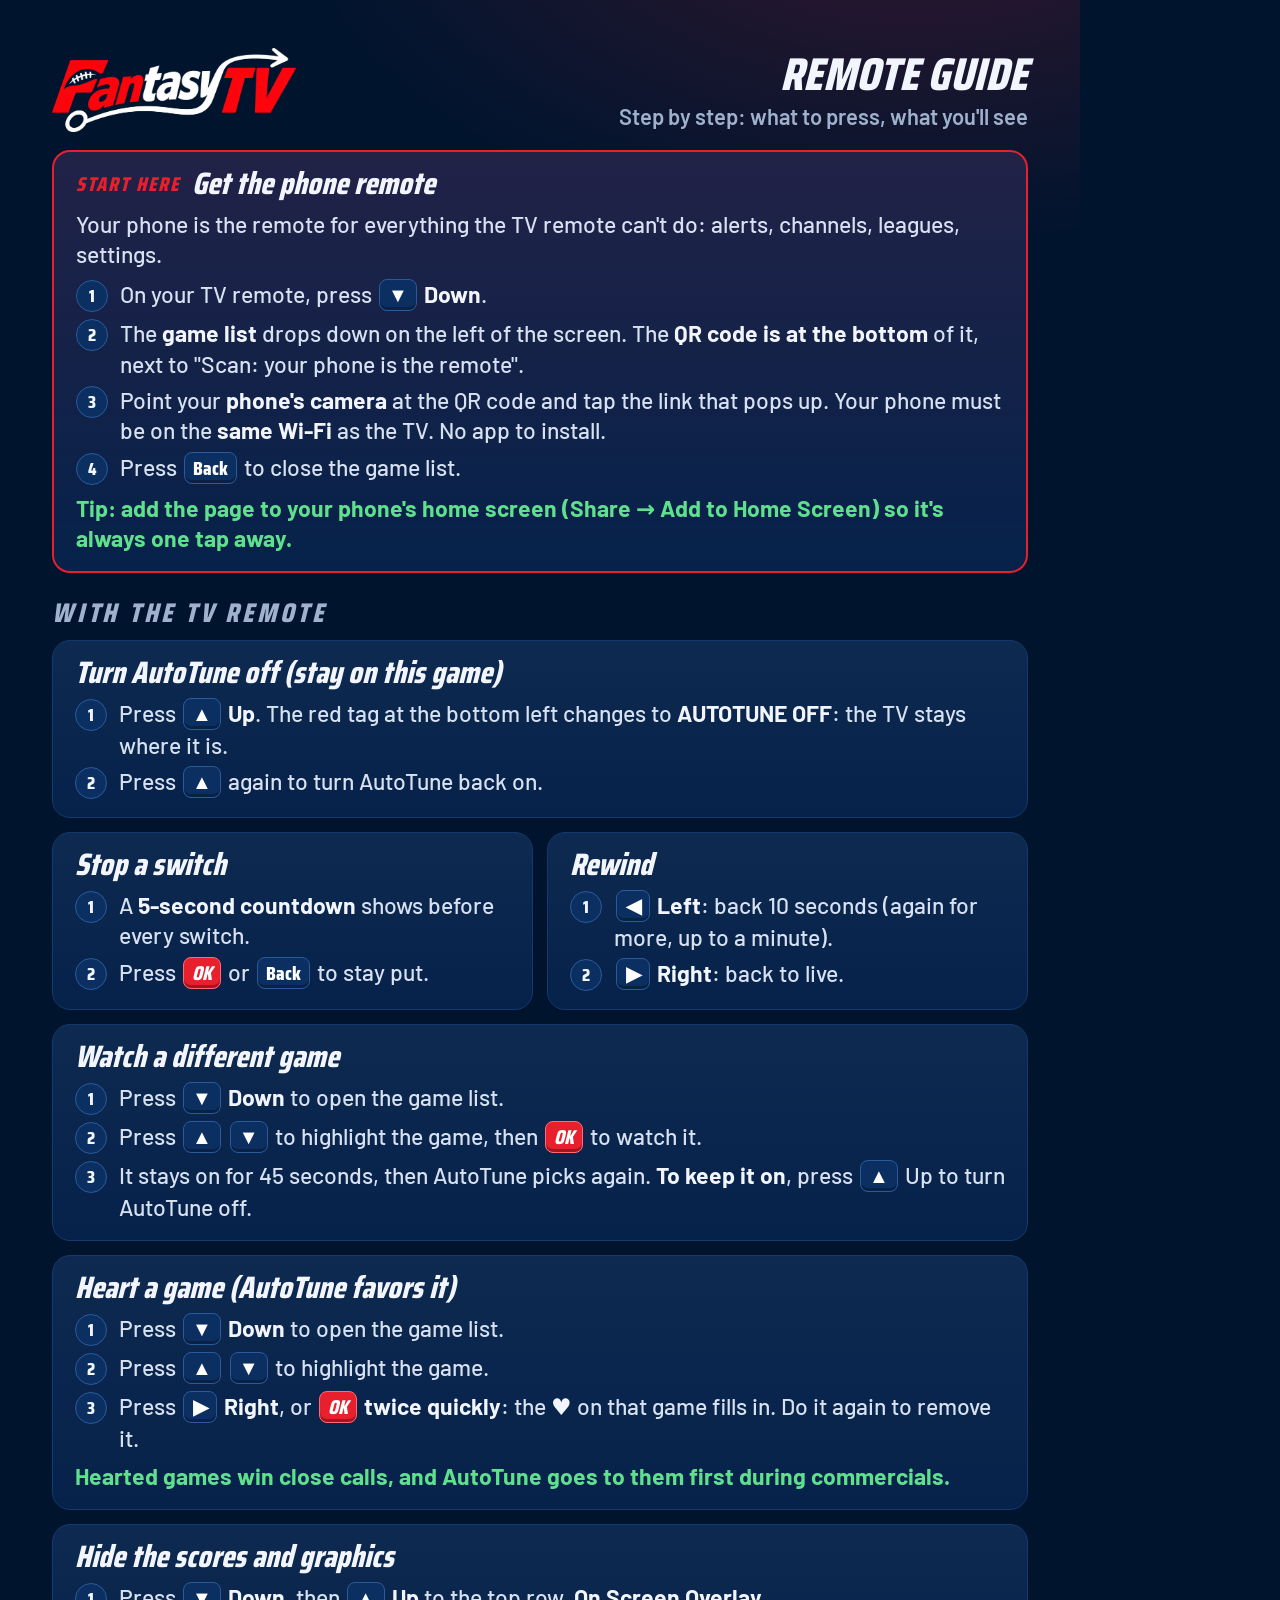
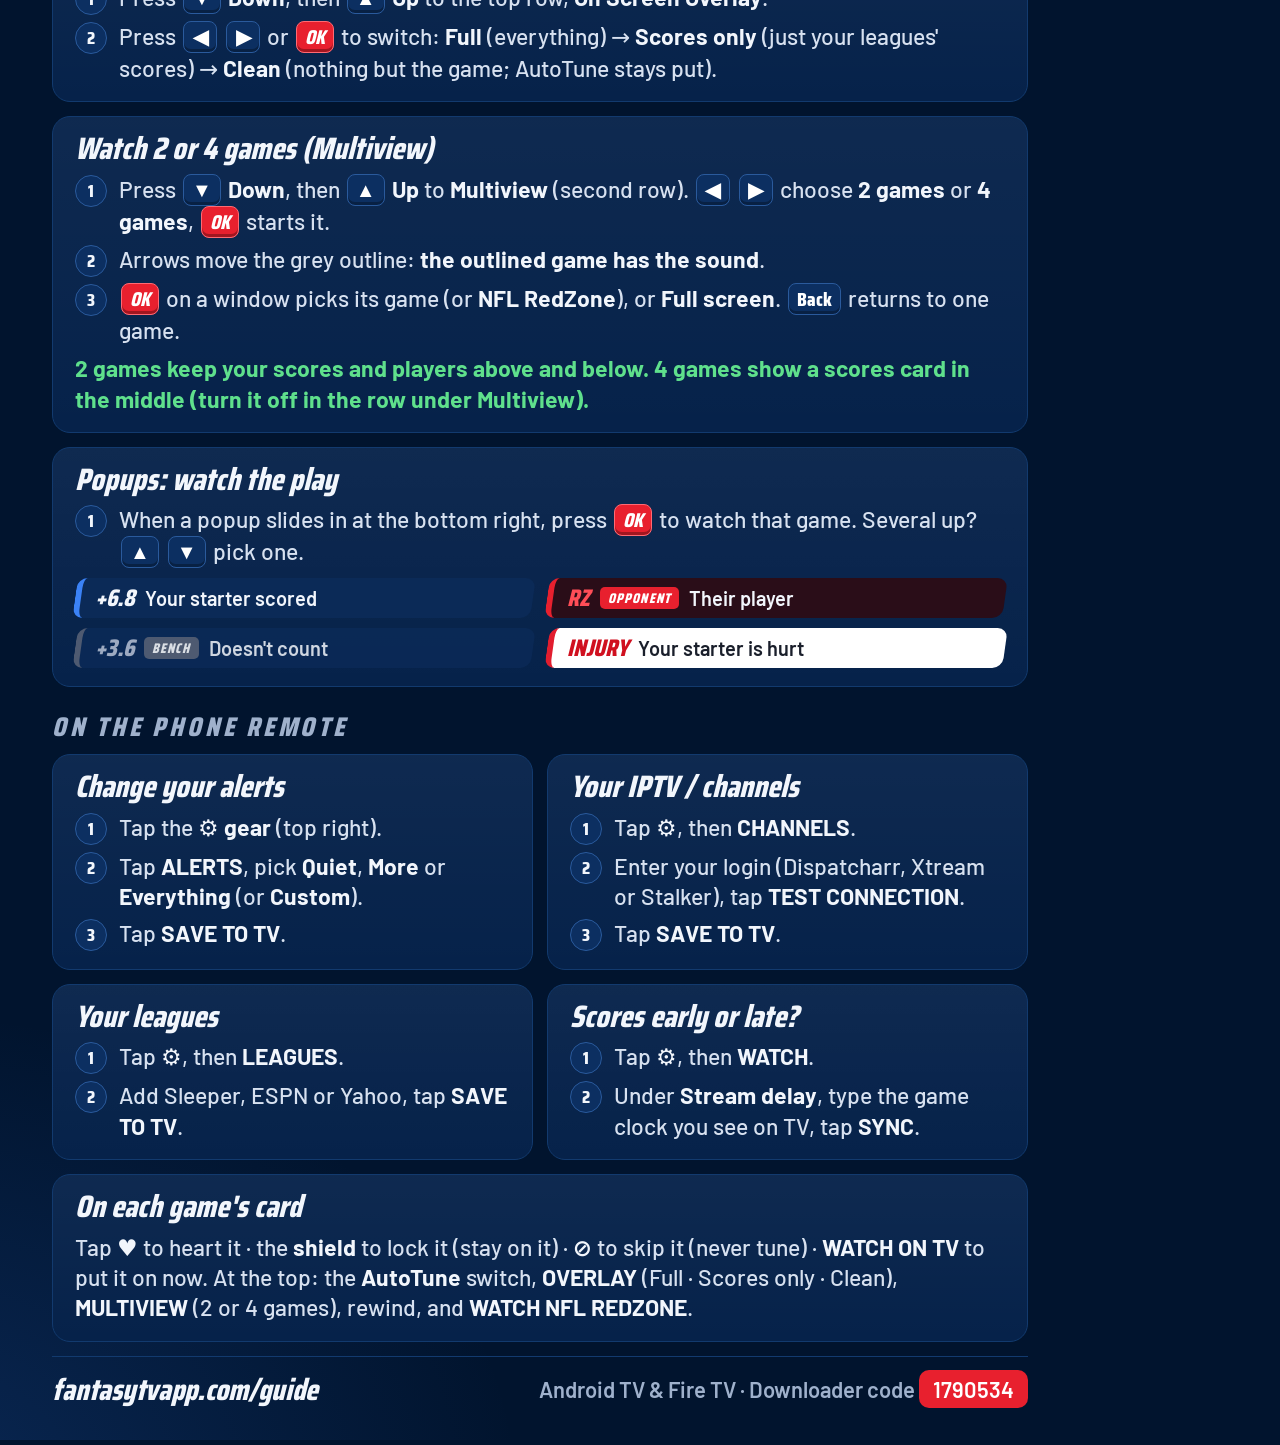
<file: brand/remote-guide.html>
<!doctype html>
<html lang="en"><head><meta charset="utf-8">
<title>FantasyTV Remote Guide</title>
<!-- Source of FantasyTV-Remote-Guide.png (1080 x 3040): the step-by-step remote guide to share with users. The same
     content is the page site/guide/index.html. Rendered with Edge headless at 1080 x 3040. Keep it in step with the
     TV's tour (web/js/tv.js TOUR) and the phone remote (web/remote.html). -->
<link href="https://fonts.googleapis.com/css2?family=Saira+Condensed:ital,wght@0,600;0,700;0,800;1,700;1,800&family=Barlow:wght@500;600;700&display=swap" rel="stylesheet">
<style>
  :root { --bg: #01142e; --panel: #06224a; --line: #123a6e; --red: #e8202e; --lime: #5fe08c; --muted: #9fb1cc; --text: #f2f6fc;
    --mono: 'Saira Condensed', 'Arial Narrow', sans-serif; --sans: 'Barlow', system-ui, sans-serif; }
  * { box-sizing: border-box; margin: 0; padding: 0; }
  html, body { width: 1080px; height: 3040px; background: var(--bg); color: var(--text); font: 500 23px/1.32 var(--sans); overflow: hidden; }
  body { padding: 48px 52px 40px; display: flex; flex-direction: column; gap: 14px;
    background: radial-gradient(900px 520px at 85% -4%, rgba(232,32,46,.22), transparent 70%), radial-gradient(900px 700px at -10% 102%, rgba(40,110,220,.22), transparent 70%), var(--bg); }
  header { display: flex; align-items: center; justify-content: space-between; gap: 24px; margin-bottom: 4px; }
  header img { height: 84px; }
  header .t { text-align: right; font: italic 800 46px/1 var(--mono); }
  header .t small { display: block; margin-top: 6px; font: 600 22px/1.2 var(--sans); color: var(--muted); }
  h2 { font: italic 800 27px/1 var(--mono); letter-spacing: .14em; color: var(--muted); margin: 12px 0 0; }
  .card { border-radius: 18px; padding: 16px 22px 18px; background: linear-gradient(180deg, rgba(255,255,255,.035), rgba(255,255,255,0)), var(--panel); border: 1px solid var(--line); }
  .card h3 { font: italic 800 31px/1.05 var(--mono); margin-bottom: 8px; display: flex; align-items: center; gap: 12px; }
  .card h3 .q { font: italic 800 20px/1 var(--mono); color: var(--red); letter-spacing: .1em; }
  ol { list-style: none; counter-reset: s; display: grid; gap: 6px; }
  ol li { counter-increment: s; display: grid; grid-template-columns: 34px 1fr; gap: 10px; align-items: start; color: #d7e1f0; }
  ol li::before { content: counter(s); width: 30px; height: 30px; margin-top: 1px; border-radius: 50%; background: #0c2f61; border: 1px solid #2a5a9c;
    display: flex; align-items: center; justify-content: center; font: 800 18px/1 var(--mono); color: var(--text); }
  .k { display: inline-flex; align-items: center; justify-content: center; min-width: 34px; height: 32px; padding: 0 8px; margin: 0 2px; border-radius: 8px; vertical-align: 1px;
    background: #0c2f61; border: 1px solid #2a5a9c; box-shadow: inset 0 -3px 0 rgba(0,0,0,.3); font: 800 20px/1 var(--mono); color: #fff; }
  .k.ok { background: var(--red); border-color: #ff6a73; font-style: italic; }
  b { color: var(--text); font-weight: 700; }
  .tip { margin-top: 8px; color: var(--lime); font-weight: 700; }
  .grid { display: grid; grid-template-columns: 1fr 1fr; gap: 14px; }
  .pops { display: grid; grid-template-columns: 1fr 1fr; gap: 10px 14px; margin-top: 10px; }
  .pop { display: flex; align-items: center; gap: 10px; padding: 8px 14px; border-radius: 10px; transform: skewX(-8deg); background: #0b2a57;
    border-left: 6px solid #3b82f6; font: 600 20px/1.15 var(--sans); white-space: nowrap; overflow: hidden; }
  .pop > * { transform: skewX(8deg); }
  .pop .pts { font: italic 800 24px/1 var(--mono); }
  .tag { padding: 2px 8px; border-radius: 5px; font: italic 800 14px/1.3 var(--mono); letter-spacing: .08em; color: #fff; }
  .pop.opp { background: #2a0d18; border-color: var(--red); } .pop.opp .pts { color: #ff4d57; } .pop.opp .tag { background: var(--red); }
  .pop.bench { opacity: .85; border-color: #5b6478; } .pop.bench .pts { color: #b8c2d6; } .pop.bench .tag { background: #5b6478; }
  .pop.inj { background: #fff; color: #1a1f2b; border-color: #e11d2e; } .pop.inj .pts { color: #d0101f; }
  .hero { border: 2px solid var(--red); background: linear-gradient(180deg, rgba(232,32,46,.12), rgba(232,32,46,0)), var(--panel); }
  footer { margin-top: auto; display: flex; justify-content: space-between; align-items: center; padding-top: 18px; border-top: 1px solid var(--line);
    font: 600 22px/1.2 var(--sans); color: var(--muted); }
  footer b { font: italic 800 30px/1 var(--mono); color: var(--text); }
  footer .code { padding: 6px 14px; border-radius: 10px; background: var(--red); color: #fff; }
</style></head>
<body>
  <header>
    <img src="../web/img/wordmark.png" alt="FantasyTV">
    <div class="t">REMOTE GUIDE<small>Step by step: what to press, what you'll see</small></div>
  </header>

  <div class="card hero">
    <h3><span class="q">START HERE</span>Get the phone remote</h3>
    <p style="color:#d7e1f0;margin-bottom:10px">Your phone is the remote for everything the TV remote can't do: alerts, channels, leagues, settings.</p>
    <ol>
      <li><span>On your TV remote, press <span class="k">▼</span> <b>Down</b>.</span></li>
      <li><span>The <b>game list</b> drops down on the left of the screen. The <b>QR code is at the bottom</b> of it, next to "Scan: your phone is the remote".</span></li>
      <li><span>Point your <b>phone's camera</b> at the QR code and tap the link that pops up. Your phone must be on the <b>same Wi-Fi</b> as the TV. No app to install.</span></li>
      <li><span>Press <span class="k">Back</span> to close the game list.</span></li>
    </ol>
    <p class="tip">Tip: add the page to your phone's home screen (Share → Add to Home Screen) so it's always one tap away.</p>
  </div>

  <h2>WITH THE TV REMOTE</h2>
  <div class="card"><h3>Turn AutoTune off (stay on this game)</h3><ol>
    <li><span>Press <span class="k">▲</span> <b>Up</b>. The red tag at the bottom left changes to <b>AUTOTUNE OFF</b>: the TV stays where it is.</span></li>
    <li><span>Press <span class="k">▲</span> again to turn AutoTune back on.</span></li>
  </ol></div>

  <div class="grid">
    <div class="card"><h3>Stop a switch</h3><ol>
      <li><span>A <b>5-second countdown</b> shows before every switch.</span></li>
      <li><span>Press <span class="k ok">OK</span> or <span class="k">Back</span> to stay put.</span></li>
    </ol></div>
    <div class="card"><h3>Rewind</h3><ol>
      <li><span><span class="k">◀</span> <b>Left</b>: back 10 seconds (again for more, up to a minute).</span></li>
      <li><span><span class="k">▶</span> <b>Right</b>: back to live.</span></li>
    </ol></div>
  </div>

  <div class="card"><h3>Watch a different game</h3><ol>
    <li><span>Press <span class="k">▼</span> <b>Down</b> to open the game list.</span></li>
    <li><span>Press <span class="k">▲</span> <span class="k">▼</span> to highlight the game, then <span class="k ok">OK</span> to watch it.</span></li>
    <li><span>It stays on for 45 seconds, then AutoTune picks again. <b>To keep it on</b>, press <span class="k">▲</span> Up to turn AutoTune off.</span></li>
  </ol></div>

  <div class="card"><h3>Heart a game (AutoTune favors it)</h3><ol>
    <li><span>Press <span class="k">▼</span> <b>Down</b> to open the game list.</span></li>
    <li><span>Press <span class="k">▲</span> <span class="k">▼</span> to highlight the game.</span></li>
    <li><span>Press <span class="k">▶</span> <b>Right</b>, or <span class="k ok">OK</span> <b>twice quickly</b>: the <b>♥</b> on that game fills in. Do it again to remove it.</span></li>
  </ol><p class="tip">Hearted games win close calls, and AutoTune goes to them first during commercials.</p></div>

  <div class="card"><h3>Hide the scores and graphics</h3><ol>
    <li><span>Press <span class="k">▼</span> <b>Down</b>, then <span class="k">▲</span> <b>Up</b> to the top row, <b>On Screen Overlay</b>.</span></li>
    <li><span>Press <span class="k">◀</span> <span class="k">▶</span> or <span class="k ok">OK</span> to switch: <b>Full</b> (everything) → <b>Scores only</b> (just your leagues' scores) → <b>Clean</b> (nothing but the game; AutoTune stays put).</span></li>
  </ol></div>

  <div class="card"><h3>Watch 2 or 4 games (Multiview)</h3><ol>
    <li><span>Press <span class="k">▼</span> <b>Down</b>, then <span class="k">▲</span> <b>Up</b> to <b>Multiview</b> (second row). <span class="k">◀</span> <span class="k">▶</span> choose <b>2 games</b> or <b>4 games</b>, <span class="k ok">OK</span> starts it.</span></li>
    <li><span>Arrows move the grey outline: <b>the outlined game has the sound</b>.</span></li>
    <li><span><span class="k ok">OK</span> on a window picks its game (or <b>NFL RedZone</b>), or <b>Full screen</b>. <span class="k">Back</span> returns to one game.</span></li>
  </ol><p class="tip">2 games keep your scores and players above and below. 4 games show a scores card in the middle (turn it off in the row under Multiview).</p></div>

  <div class="card"><h3>Popups: watch the play</h3><ol>
    <li><span>When a popup slides in at the bottom right, press <span class="k ok">OK</span> to watch that game. Several up? <span class="k">▲</span> <span class="k">▼</span> pick one.</span></li>
  </ol>
    <div class="pops">
      <div class="pop"><span class="pts">+6.8</span><span>Your starter scored</span></div>
      <div class="pop opp"><span class="pts">RZ</span><span class="tag">OPPONENT</span><span>Their player</span></div>
      <div class="pop bench"><span class="pts">+3.6</span><span class="tag">BENCH</span><span>Doesn't count</span></div>
      <div class="pop inj"><span class="pts">INJURY</span><span>Your starter is hurt</span></div>
    </div>
  </div>

  <h2>ON THE PHONE REMOTE</h2>
  <div class="grid">
    <div class="card"><h3>Change your alerts</h3><ol>
      <li><span>Tap the <b>⚙ gear</b> (top right).</span></li>
      <li><span>Tap <b>ALERTS</b>, pick <b>Quiet</b>, <b>More</b> or <b>Everything</b> (or <b>Custom</b>).</span></li>
      <li><span>Tap <b>SAVE TO TV</b>.</span></li>
    </ol></div>
    <div class="card"><h3>Your IPTV / channels</h3><ol>
      <li><span>Tap <b>⚙</b>, then <b>CHANNELS</b>.</span></li>
      <li><span>Enter your login (Dispatcharr, Xtream or Stalker), tap <b>TEST CONNECTION</b>.</span></li>
      <li><span>Tap <b>SAVE TO TV</b>.</span></li>
    </ol></div>
    <div class="card"><h3>Your leagues</h3><ol>
      <li><span>Tap <b>⚙</b>, then <b>LEAGUES</b>.</span></li>
      <li><span>Add Sleeper, ESPN or Yahoo, tap <b>SAVE TO TV</b>.</span></li>
    </ol></div>
    <div class="card"><h3>Scores early or late?</h3><ol>
      <li><span>Tap <b>⚙</b>, then <b>WATCH</b>.</span></li>
      <li><span>Under <b>Stream delay</b>, type the game clock you see on TV, tap <b>SYNC</b>.</span></li>
    </ol></div>
  </div>
  <div class="card"><h3>On each game's card</h3>
    <p style="color:#d7e1f0">Tap <b>♥</b> to heart it · the <b>shield</b> to lock it (stay on it) · <b>⊘</b> to skip it (never tune) · <b>WATCH ON TV</b> to put it on now. At the top: the <b>AutoTune</b> switch, <b>OVERLAY</b> (Full · Scores only · Clean), <b>MULTIVIEW</b> (2 or 4 games), rewind, and <b>WATCH NFL REDZONE</b>.</p>
  </div>

  <footer><span><b>fantasytvapp.com/guide</b></span><span>Android TV &amp; Fire TV · Downloader code <span class="code">1790534</span></span></footer>
</body></html>
</file>
